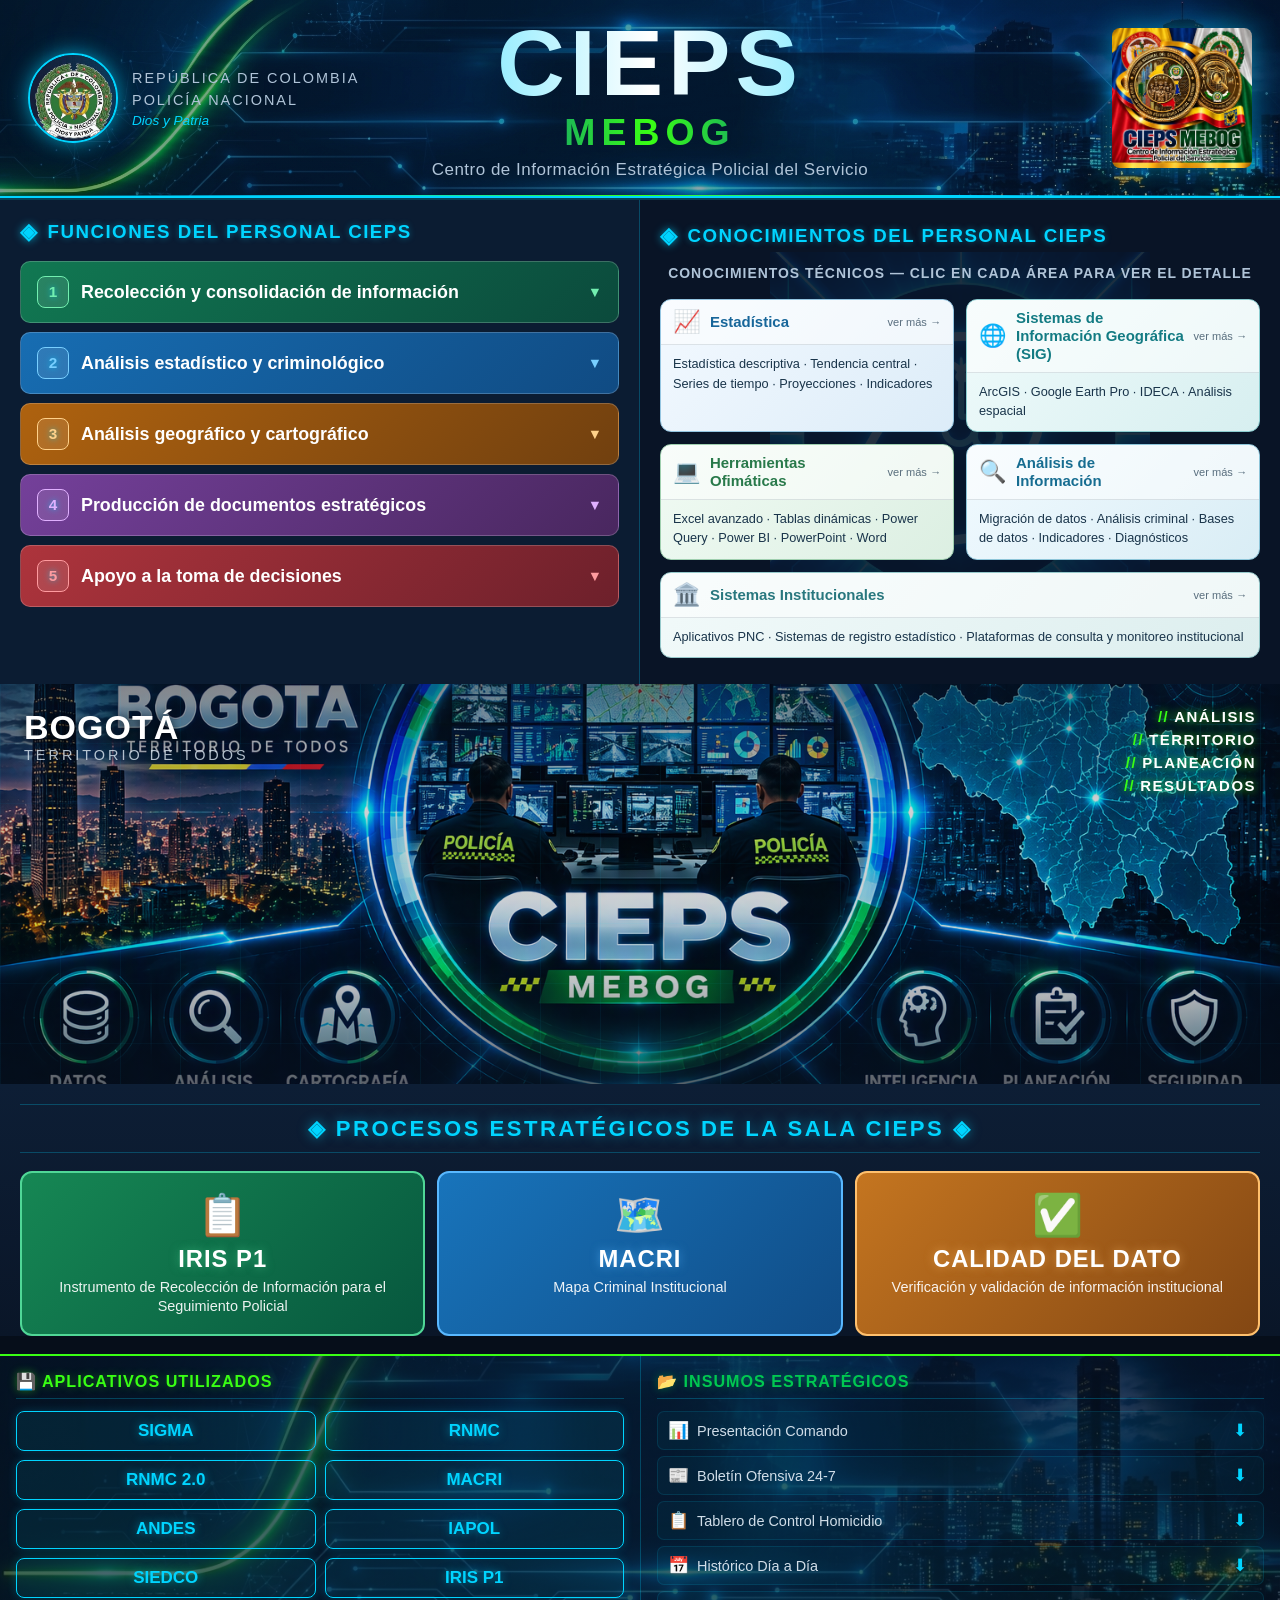
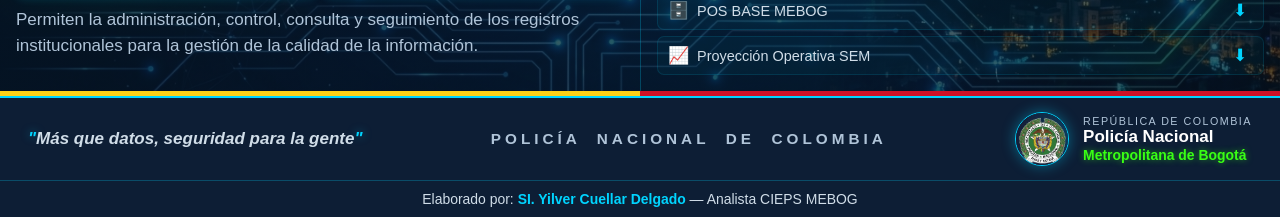
<file: index.html>
<!DOCTYPE html>
<html lang="es">
<head>
  <meta charset="UTF-8"/>
  <meta name="viewport" content="width=device-width, initial-scale=1.0"/>
  <title>Sala CIEPS MEBOG — Infografía</title>
  <style>
    :root{
      --bg0:#060e1a; --bg1:#0a1628; --bg2:#0d1e35; --bg3:#112240; --bg4:#1a3a5c;
      --cyan:#00d4ff; --cyan2:#00e5ff;
      --neon:#39ff14; --neon2:#4dff2a;
      --verde:#1db954; --verde2:#00c851;
      --blanco:#ffffff; --gris:#b0c4d8; --gris2:#d0dde8;
      --oro:#f0d000;
      --panel:rgba(13,30,53,0.92); --panel2:rgba(10,22,40,0.85);
      --borde:rgba(0,212,255,0.25); --borde2:rgba(57,255,20,0.3);
    }
    *{box-sizing:border-box;margin:0;padding:0;}
    body{font-family:'Segoe UI',Tahoma,Geneva,Verdana,sans-serif;background:var(--bg0);color:var(--blanco);font-size:17px;}
    .page{max-width:100vw;margin:0 auto;overflow:hidden;}
    /* Escala global de texto — todos los rem se multiplican */
    html{font-size:17px;}

    /* ══ HEADER ══ */
    .header{
      background:linear-gradient(rgba(6,14,26,.38),rgba(6,14,26,.38)),url('imagenes/Header.jpg') center/cover no-repeat;
      display:grid;grid-template-columns:220px 1fr 200px;
      align-items:center;padding:16px 28px;gap:16px;
      border-bottom:2px solid var(--cyan);position:relative;overflow:hidden;
    }
    .header::after{content:'';position:absolute;bottom:0;left:0;right:0;height:1px;
      background:linear-gradient(90deg,transparent,var(--cyan),var(--neon),var(--cyan),transparent);}
    .h-logo{display:flex;align-items:center;gap:14px;}
    .h-logo img{width:90px;height:90px;border-radius:50%;border:2px solid var(--cyan);
      box-shadow:0 0 18px rgba(0,212,255,.55),0 0 36px rgba(0,212,255,.2);object-fit:cover;}
    .h-logo-text .ht-rep{display:block;font-size:0.85rem;letter-spacing:2px;text-transform:uppercase;color:var(--gris);line-height:1.5;white-space:nowrap;}
    .h-logo-text .ht-lema{display:block;font-size:0.8rem;color:var(--cyan);font-style:italic;margin-top:2px;}
    .h-title{text-align:center;}
    .h-title .ht-sala{font-size:2rem;font-weight:900;letter-spacing:7px;color:var(--blanco);text-transform:uppercase;line-height:1;}
    .h-title .ht-cieps{font-size:5.5rem;font-weight:900;letter-spacing:5px;line-height:1;
      background:linear-gradient(90deg,var(--cyan),var(--blanco),var(--cyan));
      -webkit-background-clip:text;-webkit-text-fill-color:transparent;background-clip:text;}
    .h-title .ht-mebog{display:inline-block;font-size:2.2rem;font-weight:900;letter-spacing:6px;line-height:1.2;
      background:linear-gradient(90deg,var(--verde),var(--neon),var(--verde));
      -webkit-background-clip:text;-webkit-text-fill-color:transparent;background-clip:text;}
    .h-title .ht-sub{font-size:1rem;color:var(--gris);letter-spacing:.5px;margin-top:6px;}
    .h-tags{display:flex;flex-direction:column;gap:6px;align-items:flex-end;}
    .h-tag{font-size:0.9rem;font-weight:800;letter-spacing:1.5px;text-transform:uppercase;padding:6px 16px;border-radius:4px;}
    .h-tag.cyan{border:1px solid var(--cyan);color:var(--cyan);background:rgba(0,212,255,.08);text-shadow:0 0 8px rgba(0,212,255,.6);}
    .h-tag.neon{border:1px solid var(--neon);color:var(--neon);background:rgba(57,255,20,.08);text-shadow:0 0 8px rgba(57,255,20,.6);}

    /* ══ SEC 1+2 FUNCIONES + CONOCIMIENTOS ══ */
    .sec12{display:grid;grid-template-columns:1fr 1fr;border-top:2px solid var(--borde);}
    .sec-title{display:flex;align-items:center;gap:9px;font-size:1.1rem;font-weight:800;
      text-transform:uppercase;letter-spacing:1.5px;margin-bottom:16px;}
    .sec-title .st-ic{font-size:1.3rem;color:var(--cyan);text-shadow:0 0 8px rgba(0,212,255,.7);}
    .sec-title span{color:var(--cyan);text-shadow:0 0 6px rgba(0,212,255,.4);}

    /* —— FUNCIONES DESPLEGABLES —— */
    .funciones{background:var(--panel);padding:18px 20px;border-right:1px solid var(--borde);}
    .func-accordion{display:flex;flex-direction:column;gap:9px;}

    .fa-item{border:1px solid rgba(255,255,255,.2);border-radius:10px;overflow:hidden;
      background:rgba(10,22,40,.7);transition:border-color .25s,box-shadow .25s;}
    .fa-item.open{border-color:var(--fa-accent,var(--cyan));}

    .fa-trigger{
      width:100%;background:none;border:none;cursor:pointer;
      display:flex;align-items:center;gap:12px;padding:14px 16px;text-align:left;
      transition:background .2s;
    }
    .fa-trigger:hover{background:rgba(255,255,255,.08);}

    .fa-num{width:32px;height:32px;border-radius:8px;flex-shrink:0;
      background:rgba(255,255,255,.1);border:1.5px solid var(--fa-accent,var(--cyan));
      color:var(--fa-accent,var(--cyan));font-size:0.9rem;font-weight:800;
      display:flex;align-items:center;justify-content:center;
      text-shadow:0 0 6px rgba(0,212,255,.7);}
    .fa-icon{font-size:1.6rem;flex-shrink:0;}
    .fa-label{flex:1;font-size:1.05rem;font-weight:700;color:var(--blanco);line-height:1.2;}
    .fa-arrow{font-size:0.85rem;color:var(--fa-accent,var(--cyan));transition:transform .3s;flex-shrink:0;}
    .fa-item.open .fa-arrow{transform:rotate(180deg);}

    /* Colores por ítem */
    .fa-item:nth-child(1){--fa-accent:#72efb0;background:linear-gradient(135deg,#117852,#0b4a3c);}
    .fa-item:nth-child(2){--fa-accent:#78cfff;background:linear-gradient(135deg,#176db2,#104b83);}
    .fa-item:nth-child(3){--fa-accent:#ffd18a;background:linear-gradient(135deg,#ae620f,#71400f);}
    .fa-item:nth-child(4){--fa-accent:#e0b0ff;background:linear-gradient(135deg,#74409a,#49275f);}
    .fa-item:nth-child(5){--fa-accent:#ff9b9f;background:linear-gradient(135deg,#ad343c,#6d202b);}

    .fa-body{max-height:0;overflow:hidden;transition:max-height .4s ease;}
    .fa-item.open .fa-body{max-height:400px;}
    .fa-content{padding:4px 16px 16px 60px;}
    .fa-content ul{list-style:none;display:flex;flex-direction:column;gap:8px;}
    .fa-content ul li{font-size:0.95rem;line-height:1.6;color:var(--gris2);
      padding-left:16px;position:relative;}
    .fa-content ul li::before{content:'▸';position:absolute;left:0;color:var(--fa-accent,var(--cyan));font-size:.9rem;}

    /* ══ CONOCIMIENTOS — MAPA MENTAL ══ */
    .conocimientos{
      background:var(--panel2);
      padding:22px 20px 26px;
      position:relative;overflow:hidden;
    }
    /* Cerebro solo como fondo */
    .conocimientos::before{
      content:'';position:absolute;
      top:50%;left:50%;
      transform:translate(-50%,-50%);
      width:380px;height:380px;
      background:url('imagenes/cerebro.png') center center / contain no-repeat;
      opacity:0.12;pointer-events:none;z-index:0;
    }
    .conocimientos > *{position:relative;z-index:1;}

    .conoc-sub{
      text-align:center;font-size:0.82rem;font-weight:600;
      color:var(--gris);letter-spacing:1px;text-transform:uppercase;
      margin-bottom:18px;
    }

    /* Grid limpio 2 columnas × 3 filas — sin elemento cerebro en el DOM */
    .conoc-map{
      display:grid;
      grid-template-columns:1fr 1fr;
      gap:12px;
    }

    /* Tarjetas */
    .conoc-card{
      border-radius:11px;overflow:hidden;
      border:1px solid var(--borde);
      background:#edf6fb;
      cursor:pointer;
      transition:border-color .25s, transform .2s, box-shadow .25s;
    }
    .conoc-card:nth-child(1){--card-accent:#17669a;background:linear-gradient(135deg,#f3f9ff,#dcecf8);border-color:#94c5e1;}
    .conoc-card:nth-child(2){--card-accent:#137b83;background:linear-gradient(135deg,#f0fbfb,#d7eff0);border-color:#8bcdd0;}
    .conoc-card:nth-child(3){--card-accent:#28794a;background:linear-gradient(135deg,#f1fbf4,#dcefe2);border-color:#9fcfaf;}
    .conoc-card:nth-child(4){--card-accent:#176d91;background:linear-gradient(135deg,#f1faff,#d9edf5);border-color:#8dc5d9;}
    .conoc-card:nth-child(5){--card-accent:#28777e;background:linear-gradient(135deg,#f2fafa,#dceeee);border-color:#96c9cb;}
    .conoc-card:hover{
      transform:translateY(-3px) scale(1.02);
      box-shadow:0 8px 28px rgba(0,212,255,.2);
    }
    /* Tarjeta que ocupa toda la fila al final */
    .conoc-card.full{grid-column:1/-1;}

    .conoc-head{
      padding:9px 12px;display:flex;align-items:center;gap:9px;
      border-bottom:1px solid rgba(19,45,68,.12);
    }
    .conoc-head .c-icon{font-size:1.3rem;flex-shrink:0;}
    .conoc-head .c-title{font-size:0.85rem;font-weight:800;line-height:1.2;flex:1;color:var(--card-accent);}
    .conoc-head .c-hint{font-size:0.65rem;opacity:.7;white-space:nowrap;color:#19344a;}

    .conoc-head.cc1{background:rgba(255,255,255,.55);}
    .conoc-head.cc2{background:rgba(255,255,255,.55);}
    .conoc-head.cc3{background:rgba(255,255,255,.55);}
    .conoc-head.cc4{background:rgba(255,255,255,.55);}
    .conoc-head.cc5{background:rgba(255,255,255,.55);}

    .conoc-preview{
      padding:9px 12px 11px;
      font-size:0.75rem;color:#19344a;line-height:1.5;
    }

    /* ══ MODAL DE CONOCIMIENTO ══ */
    .conoc-modal-bg{
      display:none;
      position:fixed;inset:0;z-index:9999;
      background:rgba(6,14,26,.88);
      backdrop-filter:blur(6px);
      align-items:center;justify-content:center;
      padding:20px;
    }
    .conoc-modal-bg.show{display:flex;}

    .conoc-modal{
      background:linear-gradient(135deg,var(--bg2) 0%,var(--bg3) 100%);
      border-radius:18px;
      border:1px solid var(--borde);
      box-shadow:0 0 60px rgba(0,212,255,.2), 0 0 120px rgba(0,212,255,.08);
      max-width:700px;width:100%;
      overflow:hidden;
      animation:modalIn .3s ease;
    }
    @keyframes modalIn{from{opacity:0;transform:scale(.92) translateY(20px);}to{opacity:1;transform:scale(1) translateY(0);}}

    .modal-head{
      padding:20px 24px;display:flex;align-items:center;gap:14px;
      border-bottom:1px solid var(--borde);
    }
    .modal-head .m-icon{font-size:2.2rem;flex-shrink:0;}
    .modal-head .m-title{font-size:1.5rem;font-weight:900;line-height:1.1;}
    .modal-head .m-sub{font-size:0.8rem;opacity:.7;margin-top:4px;}
    .modal-close{
      margin-left:auto;background:rgba(255,255,255,.08);
      border:1px solid rgba(255,255,255,.15);border-radius:8px;
      color:var(--blanco);font-size:1.2rem;cursor:pointer;
      padding:6px 12px;transition:background .2s;flex-shrink:0;
    }
    .modal-close:hover{background:rgba(0,212,255,.2);border-color:var(--cyan);}

    .modal-body{padding:24px;display:grid;grid-template-columns:1fr 1fr;gap:16px;}
    .modal-body.single{grid-template-columns:1fr;}

    .modal-item{
      background:rgba(10,22,40,.7);border-radius:10px;
      border:1px solid var(--borde);padding:14px 16px;
      display:flex;align-items:flex-start;gap:12px;
    }
    .modal-item .mi-num{
      flex-shrink:0;width:30px;height:30px;border-radius:8px;
      display:flex;align-items:center;justify-content:center;
      font-size:0.85rem;font-weight:800;
    }
    .modal-item .mi-text{font-size:0.9rem;line-height:1.55;color:var(--gris2);}

    /* Colores del modal por tipo */
    .modal-cc1 .modal-head{background:linear-gradient(135deg,rgba(0,212,255,.18),rgba(0,212,255,.04));}
    .modal-cc1 .modal-head .m-title{color:var(--cyan);}
    .modal-cc1 .modal-item .mi-num{background:rgba(0,212,255,.15);color:var(--cyan);border:1px solid rgba(0,212,255,.4);}

    .modal-cc2 .modal-head{background:linear-gradient(135deg,rgba(57,255,20,.14),rgba(57,255,20,.03));}
    .modal-cc2 .modal-head .m-title{color:var(--neon);}
    .modal-cc2 .modal-item .mi-num{background:rgba(57,255,20,.1);color:var(--neon);border:1px solid rgba(57,255,20,.35);}

    .modal-cc3 .modal-head{background:linear-gradient(135deg,rgba(0,200,81,.18),rgba(0,200,81,.04));}
    .modal-cc3 .modal-head .m-title{color:var(--verde2);}
    .modal-cc3 .modal-item .mi-num{background:rgba(0,200,81,.12);color:var(--verde2);border:1px solid rgba(0,200,81,.35);}

    .modal-cc4 .modal-head{background:linear-gradient(135deg,rgba(0,229,255,.15),rgba(0,229,255,.03));}
    .modal-cc4 .modal-head .m-title{color:var(--cyan2);}
    .modal-cc4 .modal-item .mi-num{background:rgba(0,229,255,.1);color:var(--cyan2);border:1px solid rgba(0,229,255,.35);}

    .modal-cc5 .modal-head{background:linear-gradient(135deg,rgba(29,185,84,.18),rgba(29,185,84,.04));}
    .modal-cc5 .modal-head .m-title{color:var(--verde);}
    .modal-cc5 .modal-item .mi-num{background:rgba(29,185,84,.12);color:var(--verde);border:1px solid rgba(29,185,84,.35);}

    /* ══ MODAL DE IMAGEN COMPLETA ══ */
    .img-modal-bg{
      display:none;
      position:fixed;inset:0;z-index:10000;
      background:rgba(4,10,20,.96);
      backdrop-filter:blur(8px);
      align-items:center;justify-content:center;
      flex-direction:column;
      gap:16px;
      padding:20px;
    }
    .img-modal-bg.show{display:flex;}

    .img-modal-wrap{
      position:relative;
      max-width:95vw;max-height:88vh;
      border-radius:16px;overflow:hidden;
      border:1.5px solid var(--borde);
      box-shadow:0 0 60px rgba(0,212,255,.25),0 0 120px rgba(0,212,255,.08);
      animation:modalIn .3s ease;
    }
    .img-modal-wrap img{
      display:block;
      max-width:95vw;max-height:85vh;
      width:auto;height:auto;
      object-fit:contain;
    }

    .img-modal-bar{
      display:flex;align-items:center;justify-content:space-between;
      width:100%;max-width:95vw;
    }
    .img-modal-title{
      font-size:1.1rem;font-weight:800;letter-spacing:1px;
      text-transform:uppercase;color:var(--blanco);
    }
    .img-modal-title.macri-t{color:var(--neon);text-shadow:0 0 10px rgba(57,255,20,.6);}
    .img-modal-title.calidad-t{color:var(--verde2);text-shadow:0 0 10px rgba(0,200,81,.6);}

    .img-close-btn{
      background:rgba(255,255,255,.08);border:1px solid rgba(255,255,255,.2);
      border-radius:10px;color:var(--blanco);font-size:1.3rem;
      cursor:pointer;padding:8px 16px;
      transition:background .2s,border-color .2s;
    }
    .img-close-btn:hover{background:rgba(0,212,255,.2);border-color:var(--cyan);}

    /* ══ CENTRAL ══ */
    .central{position:relative;min-height:400px;overflow:hidden;}
    .central-img{position:absolute;inset:0;background:url('imagenes/fondo.png') center center / cover no-repeat;}
    .central-overlay{position:absolute;inset:0;
      background:linear-gradient(180deg,rgba(6,14,26,.5) 0%,rgba(6,14,26,.18) 30%,rgba(6,14,26,.18) 70%,rgba(6,14,26,.65) 100%);}
    .central-lines{position:absolute;inset:0;
      background-image:linear-gradient(90deg,rgba(0,212,255,.05) 1px,transparent 1px),linear-gradient(0deg,rgba(0,212,255,.04) 1px,transparent 1px);
      background-size:60px 60px;}
    .central-content{position:relative;z-index:2;min-height:400px;}
    .bogota-label{position:absolute;left:24px;top:24px;z-index:3;}
    .bogota-label .bl-ciudad{font-size:1.6rem;font-weight:900;letter-spacing:1px;color:var(--blanco);text-shadow:0 2px 10px rgba(0,0,0,.8);}
    .bogota-label .bl-sub{font-size:0.7rem;letter-spacing:3px;text-transform:uppercase;color:var(--gris2);opacity:.85;}
    .central-tags{position:absolute;right:24px;top:24px;z-index:3;display:flex;flex-direction:column;gap:6px;align-items:flex-end;}
    .ct-tag{font-size:0.72rem;font-weight:800;letter-spacing:1.5px;text-transform:uppercase;color:var(--blanco);text-shadow:0 0 10px rgba(57,255,20,.8);}
    .ct-tag::before{content:'//';margin-right:5px;color:var(--neon);text-shadow:0 0 8px rgba(57,255,20,.9);}

    /* ══ PROCESOS — BOTONES GRANDES ══ */
    .procesos-wrap{background:linear-gradient(180deg,var(--bg2),var(--bg1));padding:20px 20px 0;}
    .procesos-title{
      text-align:center;font-size:1.1rem;font-weight:800;text-transform:uppercase;letter-spacing:2.5px;
      color:var(--cyan);text-shadow:0 0 12px rgba(0,212,255,.5);
      border-top:1px solid var(--borde);border-bottom:1px solid var(--borde);
      padding:10px;margin-bottom:18px;
    }

    /* Botones de selección */
    .proc-tabs{display:flex;gap:12px;margin-bottom:18px;}
    .proc-tab{
      flex:1;padding:18px 10px;border-radius:12px;cursor:pointer;
      border:2px solid transparent;background:rgba(10,22,40,.7);
      display:flex;flex-direction:column;align-items:center;gap:8px;
      transition:all .3s;
    }
    .proc-tab:hover{transform:translateY(-3px);}
    .proc-tab .pt-icon{font-size:2.4rem;}
    .proc-tab .pt-name{font-size:1.3rem;font-weight:900;letter-spacing:1px;text-transform:uppercase;line-height:1;}
    .proc-tab .pt-sub{font-size:0.72rem;line-height:1.3;text-align:center;color:rgba(255,255,255,.92);opacity:1;}

    .proc-tab.tab-irisp{border-color:#50d797;background:linear-gradient(135deg,#168754,#07573e);}
    .proc-tab.tab-irisp .pt-name{color:#fff;text-shadow:0 0 10px rgba(80,215,151,.55);}
    .proc-tab.tab-irisp:hover,.proc-tab.tab-irisp.active{
      border-color:#8af0bd;filter:brightness(1.08);
      box-shadow:0 0 24px rgba(47,205,130,.3);}

    .proc-tab.tab-macri{border-color:#59b8ff;background:linear-gradient(135deg,#1874bb,#104c86);}
    .proc-tab.tab-macri .pt-name{color:#fff;text-shadow:0 0 10px rgba(89,184,255,.6);}
    .proc-tab.tab-macri:hover,.proc-tab.tab-macri.active{
      border-color:#9bd5ff;filter:brightness(1.08);
      box-shadow:0 0 24px rgba(44,150,230,.3);}

    .proc-tab.tab-calidad{border-color:#ffc06d;background:linear-gradient(135deg,#c47520,#834713);}
    .proc-tab.tab-calidad .pt-name{color:#fff;text-shadow:0 0 10px rgba(255,192,109,.55);}
    .proc-tab.tab-calidad:hover,.proc-tab.tab-calidad.active{
      border-color:#ffd89f;filter:brightness(1.08);
      box-shadow:0 0 24px rgba(224,145,54,.3);}

    /* Paneles de contenido */
    .proc-panels{margin-bottom:20px;}
    .proc-panel{display:none;border-radius:12px;overflow:hidden;border:1px solid var(--borde);}
    .proc-panel.active{display:block;}

    .pp-head{padding:18px 24px;display:flex;align-items:center;gap:14px;}
    .pp-head .pp-icon{font-size:2rem;flex-shrink:0;}
    .pp-head .pp-titulo{font-size:1.4rem;font-weight:900;line-height:1;}
    .pp-head .pp-sub{font-size:0.8rem;opacity:.85;margin-top:4px;line-height:1.3;}
    .pp-body{background:rgba(6,14,26,.5);padding:20px 24px;}

    .pp-irisp .pp-head{background:linear-gradient(135deg,rgba(0,212,255,.22),rgba(0,212,255,.05));border-bottom:1px solid rgba(0,212,255,.3);}
    .pp-irisp .pp-head .pp-titulo{color:var(--cyan);text-shadow:0 0 10px rgba(0,212,255,.6);}
    .pp-macri .pp-head{background:linear-gradient(135deg,rgba(57,255,20,.18),rgba(57,255,20,.03));border-bottom:1px solid rgba(57,255,20,.25);}
    .pp-macri .pp-head .pp-titulo{color:var(--neon);text-shadow:0 0 10px rgba(57,255,20,.6);}
    .pp-calidad .pp-head{background:linear-gradient(135deg,rgba(0,200,81,.22),rgba(0,200,81,.04));border-bottom:1px solid rgba(0,200,81,.3);}
    .pp-calidad .pp-head .pp-titulo{color:var(--verde2);text-shadow:0 0 10px rgba(0,200,81,.6);}

    .pp-grid{display:grid;grid-template-columns:1fr 1fr;gap:20px;}
    .pp-section-title{
      font-size:0.75rem;font-weight:700;text-transform:uppercase;letter-spacing:1px;
      color:var(--gris);margin-bottom:10px;display:flex;align-items:center;gap:8px;
    }
    .pp-section-title::before{content:'';width:16px;height:2px;border-radius:1px;}
    .pp-irisp .pp-section-title::before{background:var(--cyan);}
    .pp-macri .pp-section-title::before{background:var(--neon);}
    .pp-calidad .pp-section-title::before{background:var(--verde2);}

    .pp-text{font-size:0.82rem;line-height:1.65;color:var(--gris2);margin-bottom:14px;}
    .pp-list{list-style:none;display:flex;flex-direction:column;gap:8px;}
    .pp-list li{font-size:0.8rem;line-height:1.5;color:var(--gris2);
      padding:7px 10px 7px 28px;position:relative;
      border-radius:7px;}
    .pp-list li::before{content:'✓';position:absolute;left:8px;font-weight:700;font-size:.82rem;}
    .pp-irisp .pp-list li{background:rgba(0,212,255,.05);border-left:2px solid rgba(0,212,255,.3);}
    .pp-irisp .pp-list li::before{color:var(--cyan);}
    .pp-macri .pp-list li{background:rgba(57,255,20,.04);border-left:2px solid rgba(57,255,20,.25);}
    .pp-macri .pp-list li::before{color:var(--neon);}
    .pp-calidad .pp-list li{background:rgba(0,200,81,.05);border-left:2px solid rgba(0,200,81,.3);}
    .pp-calidad .pp-list li::before{color:var(--verde2);}

    .normativa-box{background:rgba(0,200,81,.08);border:1px solid rgba(0,200,81,.25);
      border-radius:9px;padding:14px 16px;font-size:0.78rem;line-height:1.6;color:var(--gris2);margin-top:10px;}
    .normativa-box strong{color:var(--verde2);}

    .mapa-calor{width:100%;height:70px;border-radius:8px;overflow:hidden;margin:12px 0;
      background:linear-gradient(135deg,#0a1628 0%,#1a3a5c 20%,#0d7a3a 35%,#f0d000 50%,#e05010 65%,#b00000 80%,#0a1628 100%);
      display:flex;align-items:center;justify-content:center;border:1px solid rgba(0,212,255,.2);}
    .mapa-calor span{background:rgba(6,14,26,.65);color:var(--cyan);font-size:0.68rem;font-weight:700;
      letter-spacing:1px;text-transform:uppercase;padding:4px 12px;border-radius:9px;
      text-shadow:0 0 8px rgba(0,212,255,.7);}

    /* ══ BOTTOM ══ */
    .bottom-wrap{display:grid;grid-template-columns:1fr 1fr;
      border-top:2px solid var(--neon);
      background:linear-gradient(rgba(6,14,26,.68),rgba(6,14,26,.68)),url('imagenes/fondo1.jpg') center/cover no-repeat;}
    .bottom-col{padding:16px;}
    .bottom-col + .bottom-col{border-left:1px solid var(--borde);}
    .bc-title{font-size:0.8rem;font-weight:800;text-transform:uppercase;letter-spacing:1px;
      border-bottom:1px solid var(--borde);padding-bottom:7px;margin-bottom:12px;
      display:flex;align-items:center;gap:7px;}
    .bc-title.cc{color:var(--cyan);text-shadow:0 0 8px rgba(0,212,255,.4);}
    .bc-title.cn{color:var(--neon);text-shadow:0 0 8px rgba(57,255,20,.4);}
    .bc-title.cv{color:var(--verde2);text-shadow:0 0 8px rgba(0,200,81,.4);}

    .apps-row2{display:grid;grid-template-columns:repeat(2,minmax(0,1fr));gap:9px;margin-top:7px;}
    .app-pill2{background:rgba(0,212,255,.08);border:1.5px solid var(--cyan);
      color:var(--cyan);font-size:0.85rem;font-weight:800;
      padding:9px 18px;border-radius:8px;
      box-shadow:0 0 10px rgba(0,212,255,.2);text-shadow:0 0 8px rgba(0,212,255,.5);
      display:flex;align-items:center;justify-content:center;text-align:center;text-decoration:none;}
    a.app-pill2:hover{background:rgba(0,212,255,.16);border-color:var(--cyan2);}
    .apps-desc{font-size:0.68rem;line-height:1.5;color:var(--gris);margin-top:9px;}

    .insumos-list{display:flex;flex-direction:column;gap:6px;}
    .ins-item{display:flex;align-items:center;gap:8px;
      background:rgba(0,212,255,.04);border:1px solid rgba(0,212,255,.12);
      border-radius:7px;padding:6px 10px;font-size:0.7rem;color:var(--gris2);}
    .ins-item .ii-icon{font-size:1rem;flex-shrink:0;}
    .ins-link{flex:1;color:inherit;text-decoration:none;}
    .ins-link:hover{color:var(--cyan);}
    .ins-download{color:var(--cyan);font-size:1rem;text-decoration:none;padding:2px 6px;}
    .ins-download:hover{color:var(--blanco);}

    /* ══ PIE ══ */
    .colombia-bar{height:5px;background:linear-gradient(90deg,#FCD116 50%,#003087 25%,#CE1126 25%);}
    .pie{background:var(--bg2);border-top:2px solid var(--cyan);padding:14px 28px;
      display:flex;align-items:center;justify-content:space-between;flex-wrap:wrap;gap:12px;}
    .pie-left{font-size:0.88rem;font-style:italic;font-weight:600;color:var(--gris2);}
    .pie-left span{color:var(--cyan);text-shadow:0 0 8px rgba(0,212,255,.5);}
    .pie-center{font-size:0.8rem;font-weight:800;letter-spacing:4px;text-transform:uppercase;color:var(--gris);}
    .pie-right{display:flex;align-items:center;gap:14px;}
    .pie-right img{width:54px;height:54px;border-radius:50%;border:1.5px solid var(--cyan);box-shadow:0 0 14px rgba(0,212,255,.4);}
    .pie-right .pt-rep{display:block;font-size:0.63rem;color:var(--gris);letter-spacing:1.5px;text-transform:uppercase;}
    .pie-right .pt-pol{display:block;font-size:0.88rem;font-weight:800;color:var(--blanco);}
    .pie-right .pt-metro{display:block;font-size:0.7rem;color:var(--neon);font-weight:700;text-shadow:0 0 6px rgba(57,255,20,.5);}
    .elaborado-por{background:var(--bg2);border-top:1px solid var(--borde);
      padding:10px 24px;text-align:center;color:var(--gris2);font-size:0.82rem;}
    .elaborado-por strong{color:var(--cyan);}

    @media(max-width:960px){
      .header{grid-template-columns:auto 1fr;} .h-tags{display:none;}
      .sec12,.bottom-wrap{grid-template-columns:1fr;}
      .proc-tabs{flex-wrap:wrap;}
      .pp-grid{grid-template-columns:1fr;}
      .central-tags{display:none;}
    }

    @media(max-width:760px){
      .header{grid-template-columns:1fr;padding:16px 20px;}
      .h-logo{flex-direction:column;justify-content:center;gap:6px;}
      .h-logo-text{text-align:center;}
      .h-logo-text .ht-rep{white-space:normal;}
      .h-title .ht-cieps{font-size:3.8rem;letter-spacing:3px;}
      .h-title .ht-mebog{font-size:1.8rem;letter-spacing:4px;}
      .h-title .ht-sub{font-size:0.85rem;line-height:1.4;}
      .conoc-map{grid-template-columns:1fr;}
      .proc-tabs{flex-direction:column;}
      .proc-tab{width:100%;}
      .conoc-modal{max-height:90vh;overflow-y:auto;}
      .modal-head{padding:16px;gap:10px;}
      .modal-head .m-title{font-size:1.15rem;}
      .modal-body{grid-template-columns:1fr;padding:16px;}
      .modal-item{padding:12px;}
      .apps-row2{grid-template-columns:1fr;}
      .pie{justify-content:center;padding:14px 16px;}
      .pie-center{letter-spacing:2px;text-align:center;}
      .elaborado-por{padding:10px 16px;}
    }

    /* ══ ESCALA FUENTES CLAVE ══ */
    .fa-label{font-size:1.05rem !important;}
    .fa-content ul li{font-size:0.95rem !important;}
    .conoc-head .c-title{font-size:0.88rem !important;}
    .conoc-body ul li{font-size:0.88rem !important;}
    .proc-tab .pt-name{font-size:1.4rem !important;}
    .proc-tab .pt-sub{font-size:0.85rem !important;}
    .pp-head .pp-titulo{font-size:1.5rem !important;}
    .pp-head .pp-sub{font-size:0.9rem !important;}
    .pp-text{font-size:0.95rem !important;}
    .pp-list li{font-size:0.92rem !important;}
    .pp-section-title{font-size:0.85rem !important;}
    .bc-title{font-size:0.95rem !important;}
    .app-pill2{font-size:1rem !important;}
    .apps-desc{font-size:1rem !important;}
    .ins-item{font-size:0.85rem !important;}
    .pie-left{font-size:1rem !important;}
    .pie-center{font-size:0.9rem !important;}
    .pie-right .pt-pol{font-size:1rem !important;}
    .pie-right .pt-metro{font-size:0.82rem !important;}
    .procesos-title{font-size:1.3rem !important;}
    .bogota-label .bl-ciudad{font-size:2rem !important;}
    .bogota-label .bl-sub{font-size:0.85rem !important;}
    .ct-tag{font-size:0.88rem !important;}
    .normativa-box{font-size:0.9rem !important;}
  </style>
</head>
<body>
<div class="page">

  <!-- HEADER -->
  <div class="header">
    <div class="h-logo">
      <img src="imagenes/logo.jpg" alt="Escudo Policía Nacional de Colombia"/>
      <div class="h-logo-text">
        <span class="ht-rep">República de Colombia</span>
        <span class="ht-rep">Policía Nacional</span>
        <span class="ht-lema">Dios y Patria</span>
      </div>
    </div>
    <div class="h-title">
      <div class="ht-cieps">CIEPS</div>
      <div class="ht-mebog">MEBOG</div>
      <div class="ht-sub">Centro de Información Estratégica Policial del Servicio</div>
    </div>
    <div class="h-tags">
      <img src="imagenes/logo CIEPS.jpg" alt="Logo CIEPS"
           style="height:140px;width:auto;object-fit:contain;
                  filter:drop-shadow(0 0 14px rgba(0,212,255,.45));
                  border-radius:8px;"/>
    </div>
  </div>

  <!-- FUNCIONES + CONOCIMIENTOS -->
  <div class="sec12">

    <!-- FUNCIONES DESPLEGABLES -->
    <div class="funciones">
      <div class="sec-title"><span class="st-ic">◈</span><span>Funciones del Personal CIEPS</span></div>
      <div class="func-accordion">

        <div class="fa-item" id="f1">
          <button class="fa-trigger" onclick="toggleFa('f1')">
            <div class="fa-num">1</div>  
            <span class="fa-label">Recolección y consolidación de información</span>
            <span class="fa-arrow">▼</span>
          </button>
          <div class="fa-body"><div class="fa-content"><ul>
            <li>Recopilar información de estaciones, SIJIN, SIPOL, Gaula y otras entidades.</li>
            <li>Consolidar datos estadísticos sobre delitos, contravenciones y fenómenos de seguridad.</li>
            <li>Verificar la calidad y confiabilidad de la información recibida.</li>
          </ul></div></div>
        </div>

        <div class="fa-item" id="f2">
          <button class="fa-trigger" onclick="toggleFa('f2')">
            <div class="fa-num">2</div>
            <span class="fa-label">Análisis estadístico y criminológico</span>
            <span class="fa-arrow">▼</span>
          </button>
          <div class="fa-body"><div class="fa-content"><ul>
            <li>Elaborar análisis de comportamiento delictivo.</li>
            <li>Identificar tendencias, patrones y modalidades delincuenciales.</li>
            <li>Generar indicadores de gestión operativa y preventiva.</li>
            <li>Elaborar boletines estadísticos diarios, semanales y mensuales.</li>
            <li>Realizar análisis comparativos por periodos.</li>
          </ul></div></div>
        </div>

        <div class="fa-item" id="f3">
          <button class="fa-trigger" onclick="toggleFa('f3')">
            <div class="fa-num">3</div>
            <span class="fa-label">Análisis geográfico y cartográfico</span>
            <span class="fa-arrow">▼</span>
          </button>
          <div class="fa-body"><div class="fa-content"><ul>
            <li>Georreferenciar hechos delictivos.</li>
            <li>Elaborar mapas temáticos y de calor.</li>
            <li>Identificar zonas críticas o "hot spots".</li>
            <li>Apoyar la planeación del servicio policial mediante cartografía.</li>
            <li>Actualizar capas geográficas y bases cartográficas.</li>
          </ul></div></div>
        </div>

        <div class="fa-item" id="f4">
          <button class="fa-trigger" onclick="toggleFa('f4')">
            <div class="fa-num">4</div>
            <span class="fa-label">Producción de documentos estratégicos</span>
            <span class="fa-arrow">▼</span>
          </button>
          <div class="fa-body"><div class="fa-content"><ul>
            <li>Elaborar informes ejecutivos para mandos institucionales.</li>
            <li>Construir presentaciones para comités y consejos de seguridad.</li>
            <li>Diseñar tableros de control e indicadores.</li>
            <li>Generar alertas tempranas frente a comportamientos inusuales.</li>
          </ul></div></div>
        </div>

        <div class="fa-item" id="f5">
          <button class="fa-trigger" onclick="toggleFa('f5')">
            <div class="fa-num">5</div>
            <span class="fa-label">Apoyo a la toma de decisiones</span>
            <span class="fa-arrow">▼</span>
          </button>
          <div class="fa-body"><div class="fa-content"><ul>
            <li>Presentar análisis situacionales.</li>
            <li>Recomendar estrategias operativas basadas en evidencia.</li>
            <li>Apoyar la focalización del servicio policial.</li>
            <li>Realizar seguimiento a planes operativos y resultados obtenidos.</li>
          </ul></div></div>
        </div>

      </div>
    </div>

    <!-- CONOCIMIENTOS -->
    <div class="conocimientos">
      <div class="sec-title"><span class="st-ic">◈</span><span>Conocimientos del Personal CIEPS</span></div>
      <div class="conoc-sub">Conocimientos técnicos — clic en cada área para ver el detalle</div>

      <!-- MAPA MENTAL: grid 2 columnas, cerebro solo como fondo -->
      <div class="conoc-map">

        <div class="conoc-card" onclick="openModal('estadistica')">
          <div class="conoc-head cc1"><span class="c-icon">📈</span><span class="c-title">Estadística</span><span class="c-hint">ver más →</span></div>
          <div class="conoc-preview">Estadística descriptiva · Tendencia central · Series de tiempo · Proyecciones · Indicadores</div>
        </div>

        <div class="conoc-card" onclick="openModal('sig')">
          <div class="conoc-head cc2"><span class="c-icon">🌐</span><span class="c-title">Sistemas de Información Geográfica (SIG)</span><span class="c-hint">ver más →</span></div>
          <div class="conoc-preview">ArcGIS · Google Earth Pro · IDECA · Análisis espacial</div>
        </div>

        <div class="conoc-card" onclick="openModal('ofimatica')">
          <div class="conoc-head cc3"><span class="c-icon">💻</span><span class="c-title">Herramientas Ofimáticas</span><span class="c-hint">ver más →</span></div>
          <div class="conoc-preview">Excel avanzado · Tablas dinámicas · Power Query · Power BI · PowerPoint · Word</div>
        </div>

        <div class="conoc-card" onclick="openModal('analisis')">
          <div class="conoc-head cc4"><span class="c-icon">🔍</span><span class="c-title">Análisis de Información</span><span class="c-hint">ver más →</span></div>
          <div class="conoc-preview">Migración de datos · Análisis criminal · Bases de datos · Indicadores · Diagnósticos</div>
        </div>

        <div class="conoc-card full" onclick="openModal('sistemas')">
          <div class="conoc-head cc5"><span class="c-icon">🏛️</span><span class="c-title">Sistemas Institucionales</span><span class="c-hint">ver más →</span></div>
          <div class="conoc-preview">Aplicativos PNC · Sistemas de registro estadístico · Plataformas de consulta y monitoreo institucional</div>
        </div>

      </div>
    </div>
  </div>

  <!-- ══ MODALES DE CONOCIMIENTO ══ -->

  <!-- Modal Estadística -->
  <div class="conoc-modal-bg" id="modal-estadistica" onclick="closeModalBg(event,'modal-estadistica')">
    <div class="conoc-modal modal-cc1">
      <div class="modal-head">
        <span class="m-icon">📈</span>
        <div><div class="m-title">Estadística</div><div class="m-sub">Conocimientos técnicos en análisis estadístico</div></div>
        <button class="modal-close" onclick="closeModal('modal-estadistica')">✕</button>
      </div>
      <div class="modal-body">
        <div class="modal-item"><div class="mi-num">1</div><div class="mi-text"><strong>Estadística descriptiva</strong> — Resumen y descripción de datos mediante medidas numéricas y gráficas.</div></div>
        <div class="modal-item"><div class="mi-num">2</div><div class="mi-text"><strong>Medidas de tendencia central</strong> — Media, mediana y moda para caracterizar la distribución de datos.</div></div>
        <div class="modal-item"><div class="mi-num">3</div><div class="mi-text"><strong>Análisis de series de tiempo</strong> — Seguimiento de variables estadísticas a lo largo del tiempo.</div></div>
        <div class="modal-item"><div class="mi-num">4</div><div class="mi-text"><strong>Proyecciones y tendencias</strong> — Modelos de estimación de comportamiento delictivo futuro.</div></div>
        <div class="modal-item"><div class="mi-num">5</div><div class="mi-text"><strong>Indicadores de gestión</strong> — Métricas para medir eficiencia y efectividad del servicio policial.</div></div>
      </div>
    </div>
  </div>

  <!-- Modal SIG -->
  <div class="conoc-modal-bg" id="modal-sig" onclick="closeModalBg(event,'modal-sig')">
    <div class="conoc-modal modal-cc2">
      <div class="modal-head">
        <span class="m-icon">🌐</span>
        <div><div class="m-title">Sistemas de Información Geográfica (SIG)</div><div class="m-sub">Herramientas de análisis espacial y cartografía</div></div>
        <button class="modal-close" onclick="closeModal('modal-sig')">✕</button>
      </div>
      <div class="modal-body">
        <div class="modal-item"><div class="mi-num">1</div><div class="mi-text"><strong>ArcGIS</strong> — Plataforma líder en análisis espacial y producción de mapas temáticos.</div></div>
        <div class="modal-item"><div class="mi-num">2</div><div class="mi-text"><strong>Google Earth Pro</strong> — Visualización geoespacial y análisis de áreas de influencia.</div></div>
        <div class="modal-item"><div class="mi-num">3</div><div class="mi-text"><strong>IDECA</strong> — Sistema integral que reúne datos, estándares, tecnologías y políticas para facilitar la producción, acceso y uso de información geográfica oficial, con el fin de apoyar la planeación, gestión y desarrollo de la ciudad.</div></div>
        <div class="modal-item"><div class="mi-num">4</div><div class="mi-text"><strong>Análisis espacial</strong> — Identificación de patrones, hot spots y zonas de concentración delictiva.</div></div>
      </div>
    </div>
  </div>

  <!-- Modal Ofimática -->
  <div class="conoc-modal-bg" id="modal-ofimatica" onclick="closeModalBg(event,'modal-ofimatica')">
    <div class="conoc-modal modal-cc3">
      <div class="modal-head">
        <span class="m-icon">💻</span>
        <div><div class="m-title">Herramientas Ofimáticas</div><div class="m-sub">Suite Microsoft Office y herramientas de análisis de datos</div></div>
        <button class="modal-close" onclick="closeModal('modal-ofimatica')">✕</button>
      </div>
      <div class="modal-body">
        <div class="modal-item"><div class="mi-num">1</div><div class="mi-text"><strong>Microsoft Excel avanzado</strong> — Análisis de datos, fórmulas complejas y automatización.</div></div>
        <div class="modal-item"><div class="mi-num">2</div><div class="mi-text"><strong>Tablas dinámicas</strong> — Resumen y análisis interactivo de grandes volúmenes de datos.</div></div>
        <div class="modal-item"><div class="mi-num">3</div><div class="mi-text"><strong>Power Query</strong> — Transformación y limpieza de datos desde múltiples fuentes.</div></div>
        <div class="modal-item"><div class="mi-num">4</div><div class="mi-text"><strong>Power BI</strong> — Visualización de datos y construcción de tableros de control interactivos.</div></div>
        <div class="modal-item"><div class="mi-num">5</div><div class="mi-text"><strong>Microsoft PowerPoint / Word</strong> — Producción de informes ejecutivos y presentaciones institucionales.</div></div>
      </div>
    </div>
  </div>

  <!-- Modal Análisis -->
  <div class="conoc-modal-bg" id="modal-analisis" onclick="closeModalBg(event,'modal-analisis')">
    <div class="conoc-modal modal-cc4">
      <div class="modal-head">
        <span class="m-icon">🔍</span>
        <div><div class="m-title">Análisis de Información</div><div class="m-sub">Inteligencia criminal y gestión de datos</div></div>
        <button class="modal-close" onclick="closeModal('modal-analisis')">✕</button>
      </div>
      <div class="modal-body">
        <div class="modal-item"><div class="mi-num">1</div><div class="mi-text"><strong>Migración de datos</strong> — Traslado de información entre sistemas o plataformas, preservando su integridad, consistencia y calidad.</div></div>
        <div class="modal-item"><div class="mi-num">2</div><div class="mi-text"><strong>Análisis criminal</strong> — Estudio sistemático del delito para apoyar la toma de decisiones operacionales.</div></div>
        <div class="modal-item"><div class="mi-num">3</div><div class="mi-text"><strong>Gestión de bases de datos</strong> — Administración, consulta y mantenimiento de repositorios de información.</div></div>
        <div class="modal-item"><div class="mi-num">4</div><div class="mi-text"><strong>Interpretación de indicadores</strong> — Lectura y análisis de métricas de seguridad para generar recomendaciones.</div></div>
        <div class="modal-item"><div class="mi-num">5</div><div class="mi-text"><strong>Diagnósticos de seguridad</strong> — Elaboración de documentos analíticos sobre la situación de seguridad territorial.</div></div>
      </div>
    </div>
  </div>

  <!-- Modal Sistemas Institucionales -->
  <div class="conoc-modal-bg" id="modal-sistemas" onclick="closeModalBg(event,'modal-sistemas')">
    <div class="conoc-modal modal-cc5">
      <div class="modal-head">
        <span class="m-icon">🏛️</span>
        <div><div class="m-title">Sistemas Institucionales</div><div class="m-sub">Plataformas tecnológicas de la Policía Nacional</div></div>
        <button class="modal-close" onclick="closeModal('modal-sistemas')">✕</button>
      </div>
      <div class="modal-body modal-body single">
        <div class="modal-item"><div class="mi-num">1</div><div class="mi-text"><strong>Aplicativos de la Policía Nacional</strong> — Conocimiento y manejo de los sistemas propios de la institución para el registro y consulta de información.</div></div>
        <div class="modal-item"><div class="mi-num">2</div><div class="mi-text"><strong>Sistemas de registro estadístico</strong> — Plataformas para el ingreso, validación y consulta de datos estadísticos sobre delitos y contravenciones.</div></div>
        <div class="modal-item"><div class="mi-num">3</div><div class="mi-text"><strong>Plataformas de consulta y monitoreo institucional</strong> — Herramientas de seguimiento en tiempo real a indicadores operativos y de convivencia.</div></div>
      </div>
    </div>
  </div>

  <!-- CENTRAL -->
  <div class="central">
    <div class="central-img"></div>
    <div class="central-overlay"></div>
    <div class="central-lines"></div>
    <div class="bogota-label">
      <div class="bl-ciudad">BOGOTÁ</div>
      <div class="bl-sub">Territorio de Todos</div>
    </div>
    <div class="central-tags">
      <div class="ct-tag">Análisis</div>
      <div class="ct-tag">Territorio</div>
      <div class="ct-tag">Planeación</div>
      <div class="ct-tag">Resultados</div>
    </div>
    <div class="central-content"></div>
  </div>

  <!-- PROCESOS ESTRATÉGICOS -->
  <div class="procesos-wrap">
    <div class="procesos-title">◈ PROCESOS ESTRATÉGICOS DE LA SALA CIEPS ◈</div>

    <!-- BOTONES DE SELECCIÓN -->
    <div class="proc-tabs">
      <div class="proc-tab tab-irisp" onclick="openImgModal('irisp')">
        <div class="pt-icon">📋</div>
        <div class="pt-name">IRIS P1</div>
        <div class="pt-sub">Instrumento de Recolección de Información para el Seguimiento Policial</div>
      </div>
      <div class="proc-tab tab-macri" onclick="openImgModal('macri')">
        <div class="pt-icon">🗺️</div>
        <div class="pt-name">MACRI</div>
        <div class="pt-sub">Mapa Criminal Institucional</div>
      </div>
      <div class="proc-tab tab-calidad" onclick="openImgModal('calidad')">
        <div class="pt-icon">✅</div>
        <div class="pt-name">Calidad del Dato</div>
        <div class="pt-sub">Verificación y validación de información institucional</div>
      </div>
    </div>

  </div>

  <!-- BOTTOM -->
  <div class="bottom-wrap">
    <div class="bottom-col">
      <div class="bc-title cn">💾 Aplicativos utilizados</div>
      <div class="apps-row2">
        <span class="app-pill2">SIGMA</span>
        <a class="app-pill2" href="https://srvcnpc.policia.gov.co/CNPC/Login.aspx?ReturnUrl=%2fCnpc%2ffrm_cnp_reportes.aspx#no-back-button" target="_blank" rel="noopener noreferrer">RNMC</a>
        <span class="app-pill2">RNMC 2.0</span>
        <a class="app-pill2" href="https://dijinweb.policia.gov.co/macri/" target="_blank" rel="noopener noreferrer">MACRI</a>
        <a class="app-pill2" href="https://ponaldata.policia.gov.co/#/signin" target="_blank" rel="noopener noreferrer">ANDES</a>
        <a class="app-pill2" href="https://app.ia.policia.gov.co/login?p=/" target="_blank" rel="noopener noreferrer">IAPOL</a>
        <a class="app-pill2" href="https://siedco.policia.gov.co/siedco/!inicio.html" target="_blank" rel="noopener noreferrer">SIEDCO</a>
        <a class="app-pill2" href="https://sisec.policia.gov.co/" target="_blank" rel="noopener noreferrer">IRIS P1</a>
      </div>
      <p class="apps-desc">Permiten la administración, control, consulta y seguimiento de los registros institucionales para la gestión de la calidad de la información.</p>
    </div>
    <div class="bottom-col">
      <div class="bc-title cv">📂 Insumos estratégicos</div>
      <div class="insumos-list">
        <div class="ins-item">
          <span class="ii-icon">📊</span>
          <a class="ins-link" href="PDF/Presentacion Comando.pdf" target="_blank" rel="noopener noreferrer">Presentación Comando</a>
          <a class="ins-download" href="PDF/Presentacion Comando.pdf" download aria-label="Descargar Presentación Comando" title="Descargar">⬇</a>
        </div>
        <div class="ins-item">
          <span class="ii-icon">📰</span>
          <a class="ins-link" href="PDF/BOLETIN OFENSIVA 24-7.pdf" target="_blank" rel="noopener noreferrer">Boletín Ofensiva 24-7</a>
          <a class="ins-download" href="PDF/BOLETIN OFENSIVA 24-7.pdf" download aria-label="Descargar Boletín Ofensiva 24-7" title="Descargar">⬇</a>
        </div>
        <div class="ins-item">
          <span class="ii-icon">📋</span>
          <a class="ins-link" href="PDF/Tablero de Control Homicidio.pdf" target="_blank" rel="noopener noreferrer">Tablero de Control Homicidio</a>
          <a class="ins-download" href="PDF/Tablero de Control Homicidio.pdf" download aria-label="Descargar Tablero de Control Homicidio" title="Descargar">⬇</a>
        </div>
        <div class="ins-item">
          <span class="ii-icon">📅</span>
          <a class="ins-link" href="PDF/Historico Dia a Dia.pdf" target="_blank" rel="noopener noreferrer">Histórico Día a Día</a>
          <a class="ins-download" href="PDF/Historico Dia a Dia.pdf" download aria-label="Descargar Histórico Día a Día" title="Descargar">⬇</a>
        </div>
        <div class="ins-item">
          <span class="ii-icon">🗄️</span>
          <a class="ins-link" href="PDF/POS%20BASE%20MEBOG.pdf" target="_blank" rel="noopener noreferrer">POS BASE MEBOG</a>
          <a class="ins-download" href="PDF/POS%20BASE%20MEBOG.pdf" download aria-label="Descargar POS BASE MEBOG" title="Descargar">⬇</a>
        </div>
        <div class="ins-item">
          <span class="ii-icon">📈</span>
          <a class="ins-link" href="PDF/Proyeccion%20operativa%20SEM%20.pptx" target="_blank" rel="noopener noreferrer">Proyección Operativa SEM</a>
          <a class="ins-download" href="PDF/Proyeccion%20operativa%20SEM%20.pptx" download aria-label="Descargar Proyección Operativa SEM" title="Descargar">⬇</a>
        </div>
      </div>
    </div>
  </div>

  <div class="colombia-bar"></div>
  <div class="pie">
    <div class="pie-left"><span>"</span>Más que datos, seguridad para la gente<span>"</span></div>
    <div class="pie-center">POLICÍA &nbsp;NACIONAL &nbsp;DE &nbsp;COLOMBIA</div>
    <div class="pie-right">
      <img src="imagenes/logo.jpg" alt="Escudo Policía Nacional"/>
      <div>
        <span class="pt-rep">República de Colombia</span>
        <span class="pt-pol">Policía Nacional</span>
        <span class="pt-metro">Metropolitana de Bogotá</span>
      </div>
    </div>
  </div>
  <div class="elaborado-por">Elaborado por: <strong>SI. Yilver Cuellar Delgado</strong> — Analista CIEPS MEBOG</div>

</div>

<!-- ══ MODAL IMAGEN IRIS P1 ══ -->
<div class="img-modal-bg" id="imgmodal-irisp" onclick="closeImgModalBg(event,'imgmodal-irisp')">
  <div class="img-modal-bar">
    <span class="img-modal-title">📋 &nbsp;IRIS P1</span>
    <button class="img-close-btn" onclick="closeImgModal('imgmodal-irisp')">✕ Cerrar</button>
  </div>
  <div class="img-modal-wrap">
    <img src="imagenes/IRIS P1.png" alt="IRIS P1"/>
  </div>
</div>

<!-- ══ MODAL IMAGEN MACRI ══ -->
<div class="img-modal-bg" id="imgmodal-macri" onclick="closeImgModalBg(event,'imgmodal-macri')">
  <div class="img-modal-bar">
    <span class="img-modal-title macri-t">🗺️ &nbsp;MACRI — Mapa Criminal Institucional</span>
    <button class="img-close-btn" onclick="closeImgModal('imgmodal-macri')">✕ Cerrar</button>
  </div>
  <div class="img-modal-wrap">
    <img src="imagenes/MACRI.png" alt="MACRI - Mapa Criminal Institucional"/>
  </div>
</div>

<!-- ══ MODAL IMAGEN CALIDAD DEL DATO ══ -->
<div class="img-modal-bg" id="imgmodal-calidad" onclick="closeImgModalBg(event,'imgmodal-calidad')">
  <div class="img-modal-bar">
    <span class="img-modal-title calidad-t">✅ &nbsp;Calidad del Dato</span>
    <button class="img-close-btn" onclick="closeImgModal('imgmodal-calidad')">✕ Cerrar</button>
  </div>
  <div class="img-modal-wrap">
    <img src="imagenes/calidad del dato.png" alt="Calidad del Dato"/>
  </div>
</div>

<script>
  /* Funciones desplegables — solo una abierta a la vez */
  function toggleFa(id) {
    const item = document.getElementById(id);
    const isOpen = item.classList.contains('open');
    document.querySelectorAll('.fa-item').forEach(el => el.classList.remove('open'));
    if (!isOpen) item.classList.add('open');
  }

  /* Modales de conocimiento */
  function openModal(name) {
    document.getElementById('modal-' + name).classList.add('show');
    document.body.style.overflow = 'hidden';
  }
  function closeModal(id) {
    document.getElementById(id).classList.remove('show');
    document.body.style.overflow = '';
  }
  function closeModalBg(e, id) {
    if (e.target === document.getElementById(id)) closeModal(id);
  }

  /* Modales de imagen (IRIS P1 / MACRI / Calidad del Dato) */
  function openImgModal(name) {
    document.getElementById('imgmodal-' + name).classList.add('show');
    document.body.style.overflow = 'hidden';
  }
  function closeImgModal(id) {
    document.getElementById(id).classList.remove('show');
    document.body.style.overflow = '';
  }
  function closeImgModalBg(e, id) {
    if (e.target === document.getElementById(id)) closeImgModal(id);
  }

  /* Cerrar con ESC — todos los modales */
  document.addEventListener('keydown', function(e){
    if(e.key === 'Escape'){
      document.querySelectorAll('.conoc-modal-bg.show').forEach(m => {
        m.classList.remove('show');
      });
      document.querySelectorAll('.img-modal-bg.show').forEach(m => {
        m.classList.remove('show');
      });
      document.body.style.overflow = '';
    }
  });
</script>
</body>
</html>
</file>
